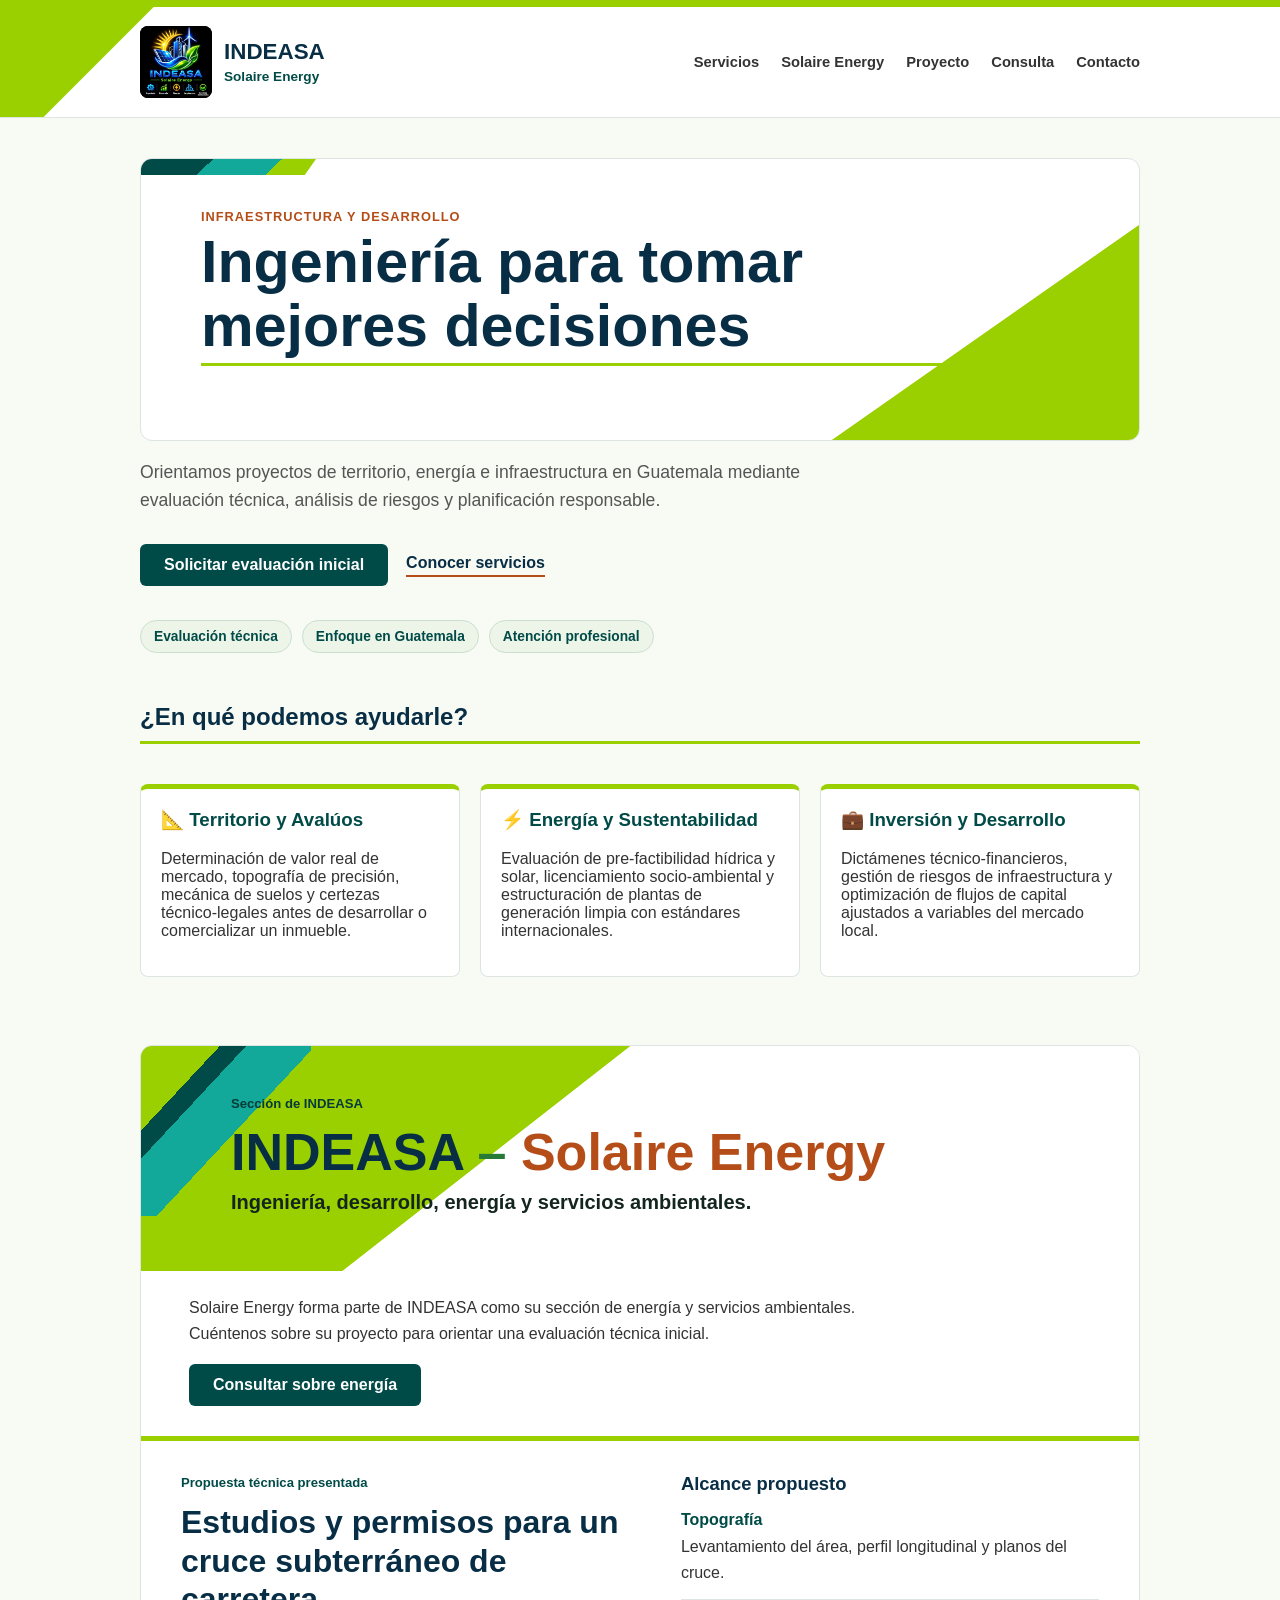
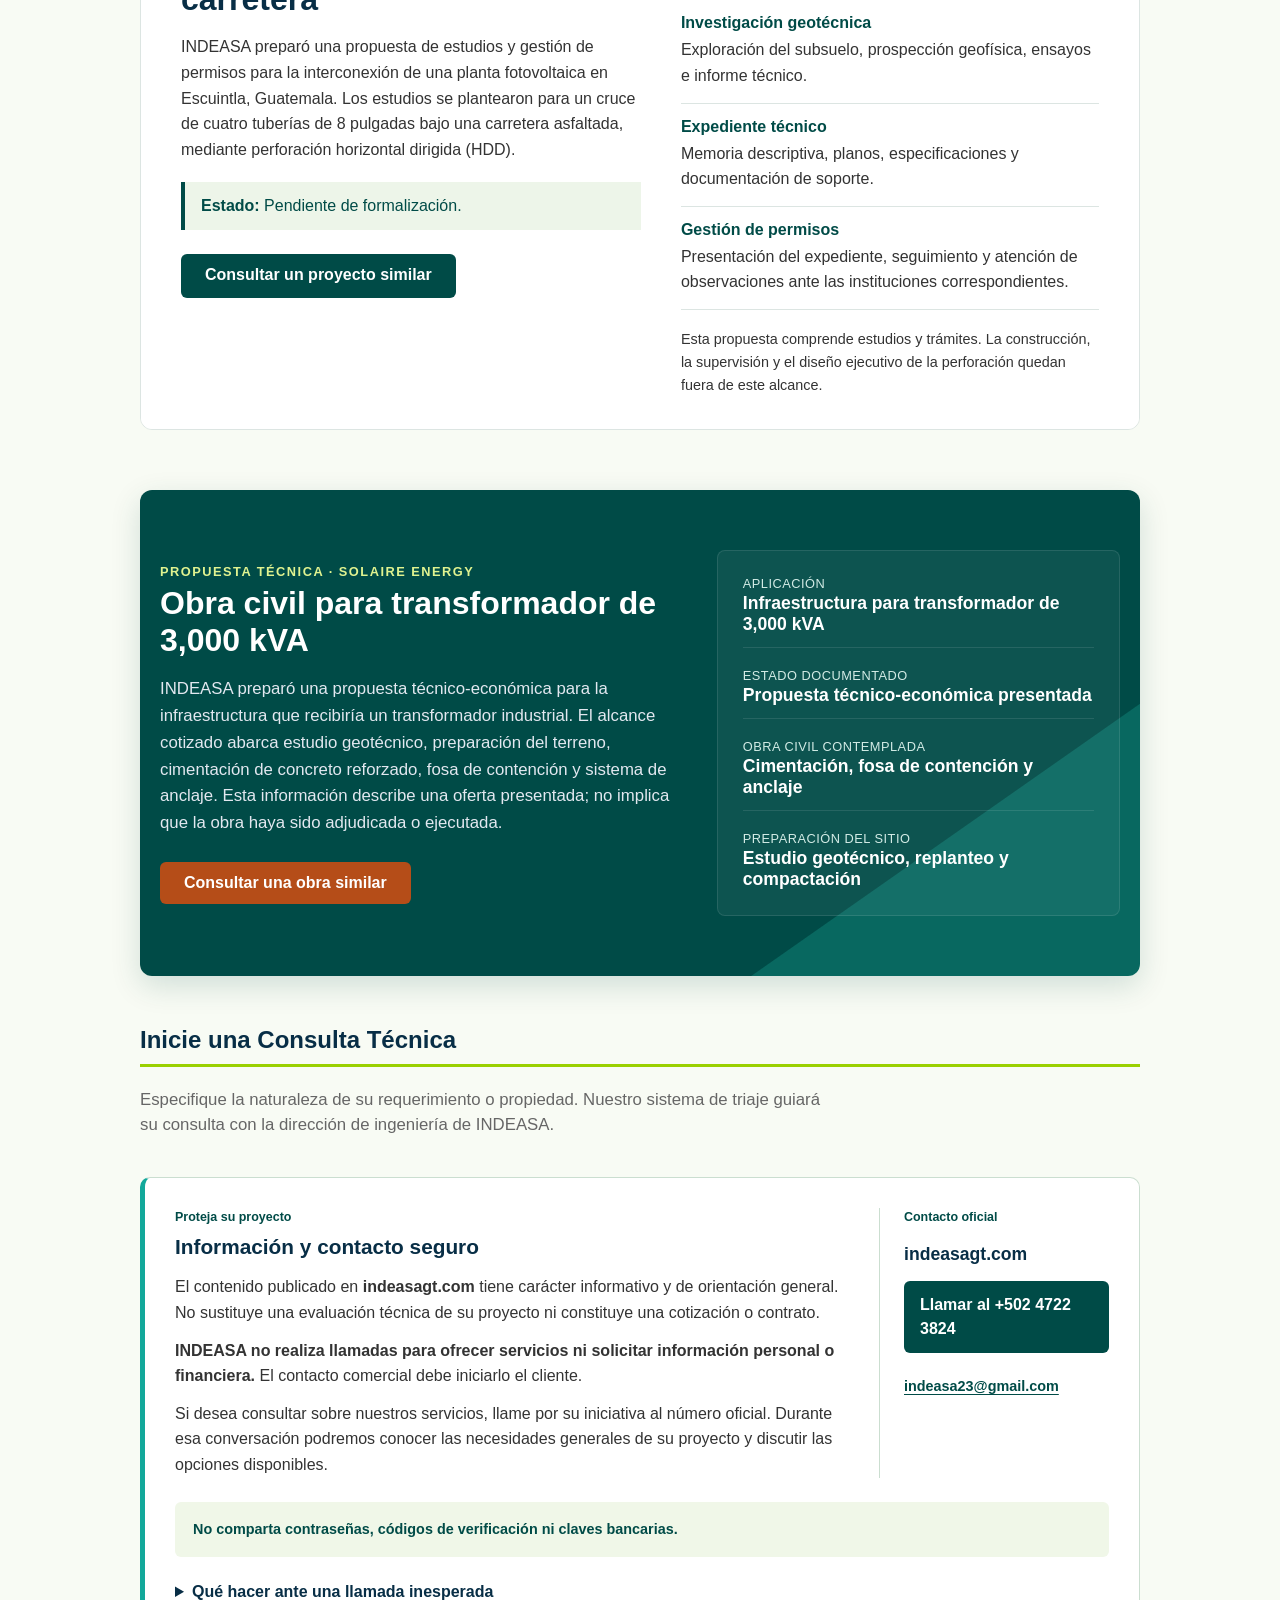
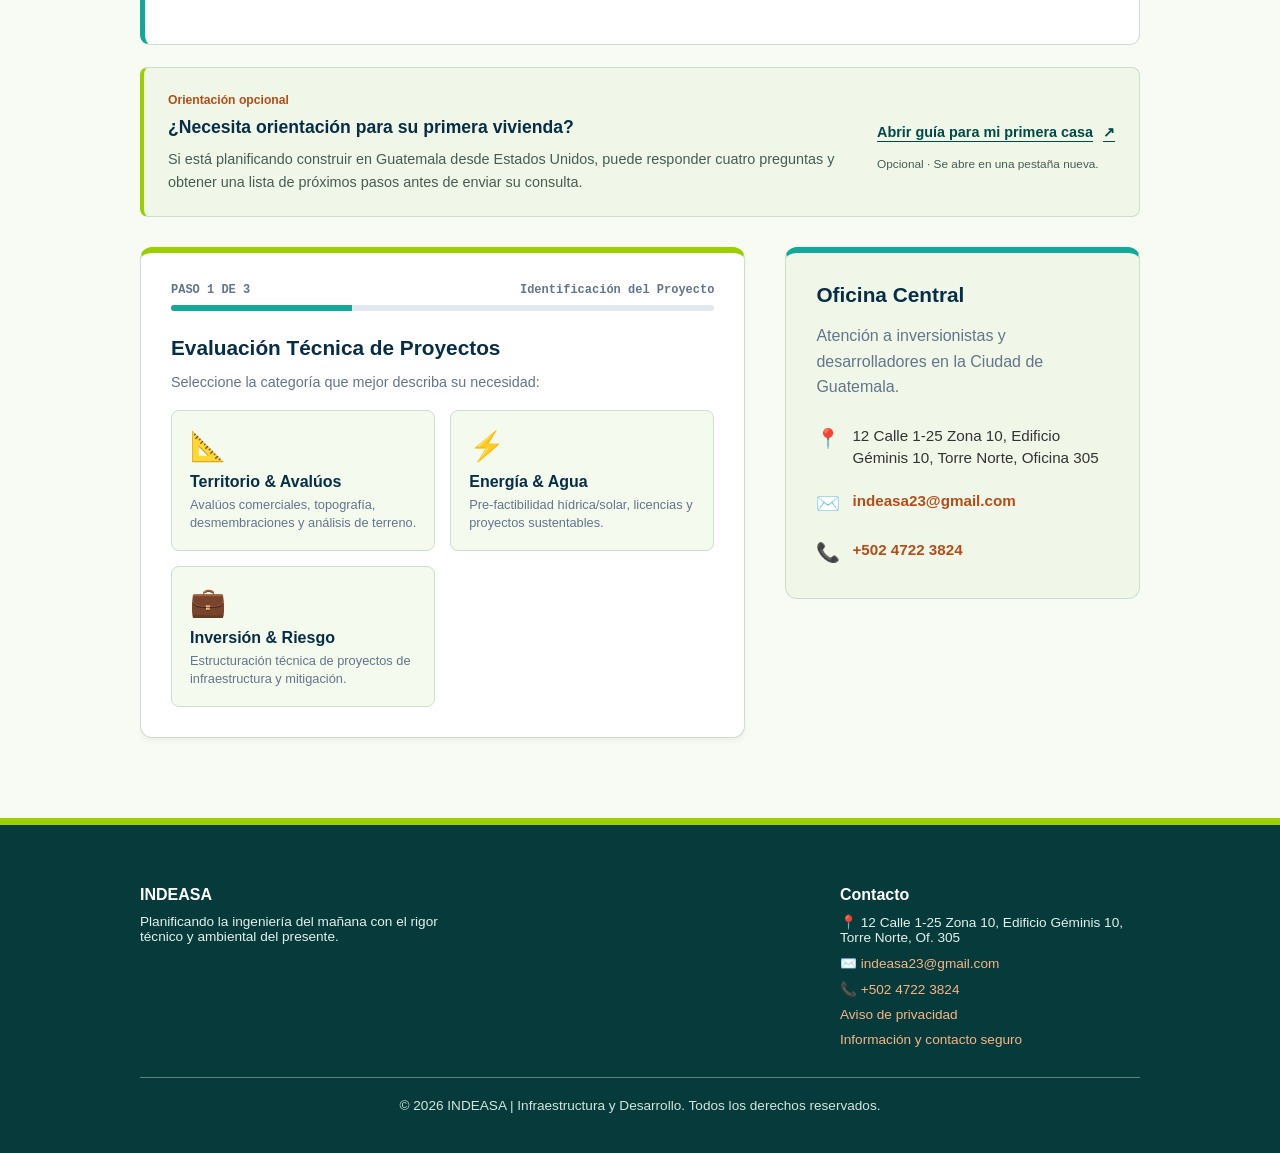
<file: index.html>
<!DOCTYPE html>
<html lang="es">
<head>
    <meta charset="UTF-8">
    <meta name="viewport" content="width=device-width, initial-scale=1.0">
    <title>INDEASA | Infraestructura y Desarrollo</title>
    <meta name="description" content="INDEASA brinda asesoría técnica en territorio, avalúos, energía, agua e inversión en infraestructura para proyectos en Guatemala.">
    <link rel="canonical" href="https://indeasagt.com/">
    <meta property="og:type" content="website">
    <meta property="og:locale" content="es_GT">
    <meta property="og:title" content="INDEASA | Infraestructura y Desarrollo">
    <meta property="og:description" content="Evaluación técnica para proyectos de territorio, energía e infraestructura en Guatemala.">
    <meta property="og:url" content="https://indeasagt.com/">
    <meta name="twitter:card" content="summary">
    <link rel="stylesheet" href="css/variables.css">
    <link rel="stylesheet" href="css/style.css">
    <script type="application/ld+json">
    {
      "@context": "https://schema.org",
      "@type": "ProfessionalService",
      "name": "INDEASA",
      "url": "https://indeasagt.com/",
      "email": "indeasa23@gmail.com",
      "telephone": "+50247223824",
      "description": "Asesoría técnica en infraestructura, territorio, energía y evaluación de riesgos en Guatemala.",
      "address": {
        "@type": "PostalAddress",
        "streetAddress": "12 Calle 1-25 Zona 10, Edificio Géminis 10, Torre Norte, Oficina 305",
        "addressLocality": "Ciudad de Guatemala",
        "addressCountry": "GT"
      }
    }
    </script>
</head>
<body>
    <a class="skip-link" href="#contenido-principal">Saltar al contenido principal</a>

    <header class="main-header">
        <div class="container header-wrapper">
            <a class="logo-container" href="#inicio" aria-label="INDEASA – Solaire Energy, inicio">
                <span class="site-logo-frame">
                    <img class="site-logo" src="assets/indeasa-logo-original.png" alt="Logo de INDEASA – Solaire Energy" width="550" height="548" decoding="async">
                </span>
                <span class="logo-copy" aria-hidden="true">
                    <strong class="logo-name">INDEASA</strong>
                    <span class="logo-unit">Solaire Energy</span>
                </span>
            </a>
            <nav class="main-nav" aria-label="Navegación principal">
                <a href="#servicios">Servicios</a>
                <a href="#solaire-energy">Solaire Energy</a>
                <a href="#proyecto">Proyecto</a>
                <a href="#consulta-tecnica">Consulta</a>
                <a href="mailto:indeasa23@gmail.com">Contacto</a>
            </nav>
        </div>
    </header>

    <main id="contenido-principal" class="container hero-section">
        
        <div id="inicio">
            <span class="hero-tag">Infraestructura y desarrollo</span>
            <h1 class="hero-title">Ingeniería para tomar mejores decisiones</h1>
        </div>

        <p class="hero-text">
            Orientamos proyectos de territorio, energía e infraestructura en Guatemala mediante evaluación técnica, análisis de riesgos y planificación responsable.
        </p>

        <div class="hero-actions">
            <a href="#consulta-tecnica" class="btn-primary">Solicitar evaluación inicial</a>
            <a href="#servicios" class="btn-text">Conocer servicios</a>
        </div>

        <div class="trust-strip" aria-label="Principios de atención">
            <span>Evaluación técnica</span>
            <span>Enfoque en Guatemala</span>
            <span>Atención profesional</span>
        </div>
        
        <h2 id="servicios" class="section-title">¿En qué podemos ayudarle?</h2>
        <div class="service-grid">
            
            <div class="service-card">
                <h3>📐 Territorio y Avalúos</h3>
                <p>Determinación de valor real de mercado, topografía de precisión, mecánica de suelos y certezas técnico-legales antes de desarrollar o comercializar un inmueble.</p>
            </div>
            
            <div class="service-card">
                <h3>⚡ Energía y Sustentabilidad</h3>
                <p>Evaluación de pre-factibilidad hídrica y solar, licenciamiento socio-ambiental y estructuración de plantas de generación limpia con estándares internacionales.</p>
            </div>
            
            <div class="service-card">
                <h3>💼 Inversión y Desarrollo</h3>
                <p>Dictámenes técnico-financieros, gestión de riesgos de infraestructura y optimización de flujos de capital ajustados a variables del mercado local.</p>
            </div>
            
        </div>

        <section id="solaire-energy" class="solaire-section" aria-labelledby="solaire-title">
            <div class="solaire-cover">
                <div class="solaire-stripes" aria-hidden="true"></div>
                <div class="solaire-content">
                    <span class="solaire-eyebrow">Sección de INDEASA</span>
                    <h2 id="solaire-title" class="solaire-title"><span>INDEASA</span> <span class="solaire-dash">–</span> <span class="solaire-name">Solaire Energy</span></h2>
                    <p>Ingeniería, desarrollo, energía y servicios ambientales.</p>
                </div>
            </div>
            <div class="solaire-intro">
                <p>Solaire Energy forma parte de INDEASA como su sección de energía y servicios ambientales. Cuéntenos sobre su proyecto para orientar una evaluación técnica inicial.</p>
                <a href="#consulta-tecnica" class="btn-primary">Consultar sobre energía</a>
            </div>

            <article id="propuesta-cruce-carretera" class="technical-proposal" aria-labelledby="crossing-proposal-title">
                <div class="proposal-summary">
                    <span class="proposal-eyebrow">Propuesta técnica presentada</span>
                    <h3 id="crossing-proposal-title" class="proposal-title">Estudios y permisos para un cruce subterráneo de carretera</h3>
                    <p class="proposal-description">INDEASA preparó una propuesta de estudios y gestión de permisos para la interconexión de una planta fotovoltaica en Escuintla, Guatemala. Los estudios se plantearon para un cruce de cuatro tuberías de 8 pulgadas bajo una carretera asfaltada, mediante perforación horizontal dirigida (HDD).</p>
                    <p class="proposal-status"><strong>Estado:</strong> Pendiente de formalización.</p>
                    <a href="#consulta-tecnica" class="btn-primary proposal-link">Consultar un proyecto similar</a>
                </div>
                <div class="proposal-scope">
                    <h4 class="proposal-scope-title">Alcance propuesto</h4>
                    <dl class="proposal-deliverables">
                        <div>
                            <dt>Topografía</dt>
                            <dd>Levantamiento del área, perfil longitudinal y planos del cruce.</dd>
                        </div>
                        <div>
                            <dt>Investigación geotécnica</dt>
                            <dd>Exploración del subsuelo, prospección geofísica, ensayos e informe técnico.</dd>
                        </div>
                        <div>
                            <dt>Expediente técnico</dt>
                            <dd>Memoria descriptiva, planos, especificaciones y documentación de soporte.</dd>
                        </div>
                        <div>
                            <dt>Gestión de permisos</dt>
                            <dd>Presentación del expediente, seguimiento y atención de observaciones ante las instituciones correspondientes.</dd>
                        </div>
                    </dl>
                    <p class="proposal-scope-note">Esta propuesta comprende estudios y trámites. La construcción, la supervisión y el diseño ejecutivo de la perforación quedan fuera de este alcance.</p>
                </div>
            </article>
        </section>

        <section id="proyecto" class="featured-project-section">
            <div class="container project-layout">
                
                <div class="project-info">
                    <span class="project-tag">Propuesta técnica · Solaire Energy</span>
                    <h2 class="project-title">Obra civil para transformador de 3,000 kVA</h2>
                    <p class="project-description">
                        INDEASA preparó una propuesta técnico-económica para la infraestructura que recibiría un transformador industrial. El alcance cotizado abarca estudio geotécnico, preparación del terreno, cimentación de concreto reforzado, fosa de contención y sistema de anclaje. Esta información describe una oferta presentada; no implica que la obra haya sido adjudicada o ejecutada.
                    </p>
                    <a href="#consulta-tecnica" class="btn-secondary">
                        Consultar una obra similar
                    </a>
                </div>

                <div class="project-specs">
                    <div class="spec-item">
                        <span class="spec-label">Aplicación</span>
                        <span class="spec-value">Infraestructura para transformador de 3,000 kVA</span>
                    </div>
                    <div class="spec-item">
                        <span class="spec-label">Estado documentado</span>
                        <span class="spec-value">Propuesta técnico-económica presentada</span>
                    </div>
                    <div class="spec-item">
                        <span class="spec-label">Obra civil contemplada</span>
                        <span class="spec-value">Cimentación, fosa de contención y anclaje</span>
                    </div>
                    <div class="spec-item">
                        <span class="spec-label">Preparación del sitio</span>
                        <span class="spec-value">Estudio geotécnico, replanteo y compactación</span>
                    </div>
                </div>

            </div>
        </section>

        <!-- Sección de Triaje / Consulta Técnica Interactiva (Wizard) -->
        <section id="consulta-tecnica" class="contact-section wizard-section">
            <h2 class="section-title">Inicie una Consulta Técnica</h2>
            <p class="contact-subtitle">
                Especifique la naturaleza de su requerimiento o propiedad. Nuestro sistema de triaje guiará su consulta con la dirección de ingeniería de INDEASA.
            </p>

            <aside id="contacto-seguro" class="safe-contact-notice" aria-labelledby="safe-contact-title">
                <div class="safe-contact-layout">
                    <div class="safe-contact-copy">
                        <span class="safe-contact-label">Proteja su proyecto</span>
                        <h3 id="safe-contact-title">Información y contacto seguro</h3>
                        <p>El contenido publicado en <strong>indeasagt.com</strong> tiene carácter informativo y de orientación general. No sustituye una evaluación técnica de su proyecto ni constituye una cotización o contrato.</p>
                        <p><strong>INDEASA no realiza llamadas para ofrecer servicios ni solicitar información personal o financiera.</strong> El contacto comercial debe iniciarlo el cliente.</p>
                        <p>Si desea consultar sobre nuestros servicios, llame por su iniciativa al número oficial. Durante esa conversación podremos conocer las necesidades generales de su proyecto y discutir las opciones disponibles.</p>
                    </div>
                    <div class="safe-contact-action">
                        <span class="safe-contact-label">Contacto oficial</span>
                        <span class="safe-contact-domain">indeasagt.com</span>
                        <a class="btn-primary safe-contact-call" href="tel:+50247223824">Llamar al +502 4722 3824</a>
                        <a class="safe-contact-email" href="mailto:indeasa23@gmail.com">indeasa23@gmail.com</a>
                    </div>
                </div>
                <p class="safe-contact-reminder"><strong>No comparta contraseñas, códigos de verificación ni claves bancarias.</strong></p>
                <details class="safe-contact-details">
                    <summary>Qué hacer ante una llamada inesperada</summary>
                    <p>Si recibe una llamada inesperada de alguien que dice representar a INDEASA para ofrecerle servicios, pedirle información o solicitar un pago, termine la llamada y verifique directamente con nosotros utilizando el número publicado en este sitio.</p>
                </details>
            </aside>

            <aside class="client-guide-access" aria-labelledby="client-guide-title">
                <div class="client-guide-copy">
                    <span class="client-guide-label">Orientación opcional</span>
                    <h3 id="client-guide-title">¿Necesita orientación para su primera vivienda?</h3>
                    <p>Si está planificando construir en Guatemala desde Estados Unidos, puede responder cuatro preguntas y obtener una lista de próximos pasos antes de enviar su consulta.</p>
                </div>
                <div class="client-guide-action">
                    <a class="client-guide-link" href="https://indeasa-guia-primera-casa.redox32.chatgpt.site" target="_blank" rel="noopener noreferrer" aria-describedby="client-guide-note">
                        Abrir guía para mi primera casa <span aria-hidden="true">↗</span>
                    </a>
                    <small id="client-guide-note">Opcional · Se abre en una pestaña nueva.</small>
                </div>
            </aside>

            <div class="contact-layout">
                
                <!-- Wizard Interactivo -->
                <div class="wizard-card">
                    
                    <!-- Encabezado y Barra de Progresión -->
                    <div class="wizard-header">
                        <div class="wizard-step-indicator">
                            <span id="step-label">PASO 1 DE 3</span>
                            <span id="step-title">Identificación del Proyecto</span>
                        </div>
                        <div class="wizard-progress-bar">
                            <div id="progress-fill" class="progress-fill"></div>
                        </div>
                    </div>

                    <!-- PASO 1: Selección de Categoría -->
                    <div id="step-1" class="wizard-step active">
                        <h3 class="wizard-heading">Evaluación Técnica de Proyectos</h3>
                        <p class="wizard-subheading">Seleccione la categoría que mejor describa su necesidad:</p>
                        
                        <div class="wizard-grid">
                            <button type="button" class="category-card" onclick="selectCategory('land')">
                                <div class="category-icon">📐</div>
                                <h4>Territorio & Avalúos</h4>
                                <p>Avalúos comerciales, topografía, desmembraciones y análisis de terreno.</p>
                            </button>

                            <button type="button" class="category-card" onclick="selectCategory('energy')">
                                <div class="category-icon">⚡</div>
                                <h4>Energía & Agua</h4>
                                <p>Pre-factibilidad hídrica/solar, licencias y proyectos sustentables.</p>
                            </button>

                            <button type="button" class="category-card" onclick="selectCategory('investment')">
                                <div class="category-icon">💼</div>
                                <h4>Inversión & Riesgo</h4>
                                <p>Estructuración técnica de proyectos de infraestructura y mitigación.</p>
                            </button>
                        </div>
                    </div>

                    <!-- PASO 2: Parámetros del Proyecto -->
                    <div id="step-2" class="wizard-step">
                        <h3 class="wizard-heading">Parámetros del Proyecto</h3>
                        <p class="wizard-subheading">Aporte detalles clave para orientar la factibilidad inicial:</p>

                        <div class="form-group">
                            <label for="location" class="form-label">Ubicación del Inmueble o Recurso</label>
                            <input type="text" id="location" class="form-input" placeholder="Ej. Alta Verapaz, Escuintla, Zona 10 Guatemala..." />
                        </div>

                        <div class="form-group">
                            <label for="stage" class="form-label">Etapa Actual del Proyecto</label>
                            <select id="stage" class="form-select">
                                <option value="initial">Idea o Inmueble Identificado</option>
                                <option value="acquisition">En Proceso de Adquisición / Inversión</option>
                                <option value="planning">Fase de Estudios Preliminares</option>
                                <option value="permits">Revisión Técnica / Licencias</option>
                            </select>
                        </div>

                        <div class="form-group">
                            <label for="details" class="form-label">Descripción Breve o Requerimiento</label>
                            <textarea id="details" rows="3" class="form-textarea" placeholder="Describa brevemente el alcance de su proyecto..."></textarea>
                        </div>

                        <div class="wizard-actions">
                            <button type="button" class="btn-secondary" onclick="goToStep(1)">← Volver</button>
                            <button type="button" class="btn-primary" onclick="goToStep(3)">Continuar →</button>
                        </div>
                    </div>

                    <!-- PASO 3: Datos de Contacto y Envío -->
                    <div id="step-3" class="wizard-step">
                        <h3 class="wizard-heading">Contacto Profesional</h3>
                        <p class="wizard-subheading">Conectaremos estos datos con la agenda técnica de INDEASA.</p>

                        <div id="diagnostic-box" class="diagnostic-box">
                            <!-- Diagnóstico dinámico rellenado con JS -->
                        </div>

                        <form id="wizard-form" name="technical-inquiry" method="POST" data-netlify="true" netlify-honeypot="bot-field" onsubmit="handleFormSubmit(event)">
                            <input type="hidden" name="form-name" value="technical-inquiry">
                            <input type="hidden" id="formCategory" name="category">
                            <input type="hidden" id="formLocation" name="location">
                            <input type="hidden" id="formStage" name="stage">
                            <input type="hidden" id="formDetails" name="details">
                            <p class="form-honeypot" aria-hidden="true">
                                <label>No llene este campo: <input name="bot-field" tabindex="-1" autocomplete="off"></label>
                            </p>
                            <div class="form-group">
                                <label for="clientName" class="form-label">Nombre Completo</label>
                                <input type="text" id="clientName" name="name" class="form-input" required autocomplete="name" placeholder="Ej. Ing. Carlos Fuentes" />
                            </div>

                            <div class="form-grid">
                                <div class="form-group">
                                    <label for="clientEmail" class="form-label">Correo Electrónico</label>
                                    <input type="email" id="clientEmail" name="email" class="form-input" required autocomplete="email" placeholder="correo@empresa.com" />
                                </div>

                                <div class="form-group">
                                    <label for="clientPhone" class="form-label">Teléfono / WhatsApp</label>
                                    <input type="tel" id="clientPhone" name="phone" class="form-input" required autocomplete="tel" placeholder="+502 5555-5555" />
                                </div>
                            </div>

                            <div class="form-consent">
                                <input type="checkbox" id="privacyConsent" name="privacy-consent" value="accepted" required>
                                <label for="privacyConsent">Autorizo a INDEASA a utilizar estos datos únicamente para responder a mi solicitud, según el <a href="privacidad.html" target="_blank" rel="noopener">aviso de privacidad</a>.</label>
                            </div>

                            <p id="form-status" class="form-status" role="alert" aria-live="polite"></p>

                            <div class="wizard-actions">
                                <button type="button" class="btn-secondary" onclick="goToStep(2)">← Volver</button>
                                <button id="submit-button" type="submit" class="btn-primary" style="border: none;">Solicitar Diagnóstico Técnico</button>
                            </div>
                        </form>
                    </div>

                    <!-- PASO 4: Confirmación Final -->
                    <div id="step-4" class="wizard-step text-center">
                        <div class="success-icon">✓</div>
                        <h3 class="wizard-heading">Solicitud Recibida</h3>
                        <p class="wizard-subheading">Hemos registrado los parámetros de su proyecto para revisión. Para conversar sobre las opciones disponibles, inicie usted la llamada al <a href="tel:+50247223824">+502 4722 3824</a>. INDEASA no realiza llamadas para ofrecer servicios ni solicitar información personal o financiera.</p>
                        <button type="button" class="btn-secondary" onclick="resetWizard()">Realizar otra consulta técnica</button>
                    </div>

                </div>

                <!-- Tarjeta de Información de Contacto Directo -->
                <div class="contact-info-card">
                    <h3 class="info-card-title">Oficina Central</h3>
                    <p class="info-card-text">
                        Atención a inversionistas y desarrolladores en la Ciudad de Guatemala.
                    </p>
                    <div class="info-details">
                        <div class="info-item">
                            <span class="info-icon">📍</span>
                            <span>12 Calle 1-25 Zona 10, Edificio Géminis 10, Torre Norte, Oficina 305</span>
                        </div>
                        <div class="info-item">
                            <span class="info-icon">✉️</span>
                            <a href="mailto:indeasa23@gmail.com" class="info-link">indeasa23@gmail.com</a>
                        </div>
                        <div class="info-item">
                            <span class="info-icon">📞</span>
                            <a href="tel:+50247223824" class="info-link">+502 4722 3824</a>
                        </div>
                    </div>
                </div>

            </div>
        </section>
    </main> <!-- Cierre del main container -->

    <footer class="main-footer">
        <div class="container footer-wrapper">
            <div class="footer-grid">
                <div class="footer-col">
                    <h4>INDEASA</h4>
                    <p>Planificando la ingeniería del mañana con el rigor técnico y ambiental del presente.</p>
                </div>
                <div class="footer-col">
                    <h4>Contacto</h4>
                    <p>📍 12 Calle 1-25 Zona 10, Edificio Géminis 10, Torre Norte, Of. 305</p>
                    <p>✉️ <a href="mailto:indeasa23@gmail.com" class="footer-link">indeasa23@gmail.com</a></p>
                    <p>📞 <a href="tel:+50247223824" class="footer-link">+502 4722 3824</a></p>
                    <p><a href="privacidad.html" class="footer-link">Aviso de privacidad</a></p>
                    <p><a href="#contacto-seguro" class="footer-link">Información y contacto seguro</a></p>
                </div>
            </div>
            <div class="footer-bottom">
                © 2026 INDEASA | Infraestructura y Desarrollo. Todos los derechos reservados.
            </div>
        </div>
    </footer>

    <!-- Script de Interactividad del Wizard -->
    <script src="js/wizard.js"></script>
</body>
</html>
</file>
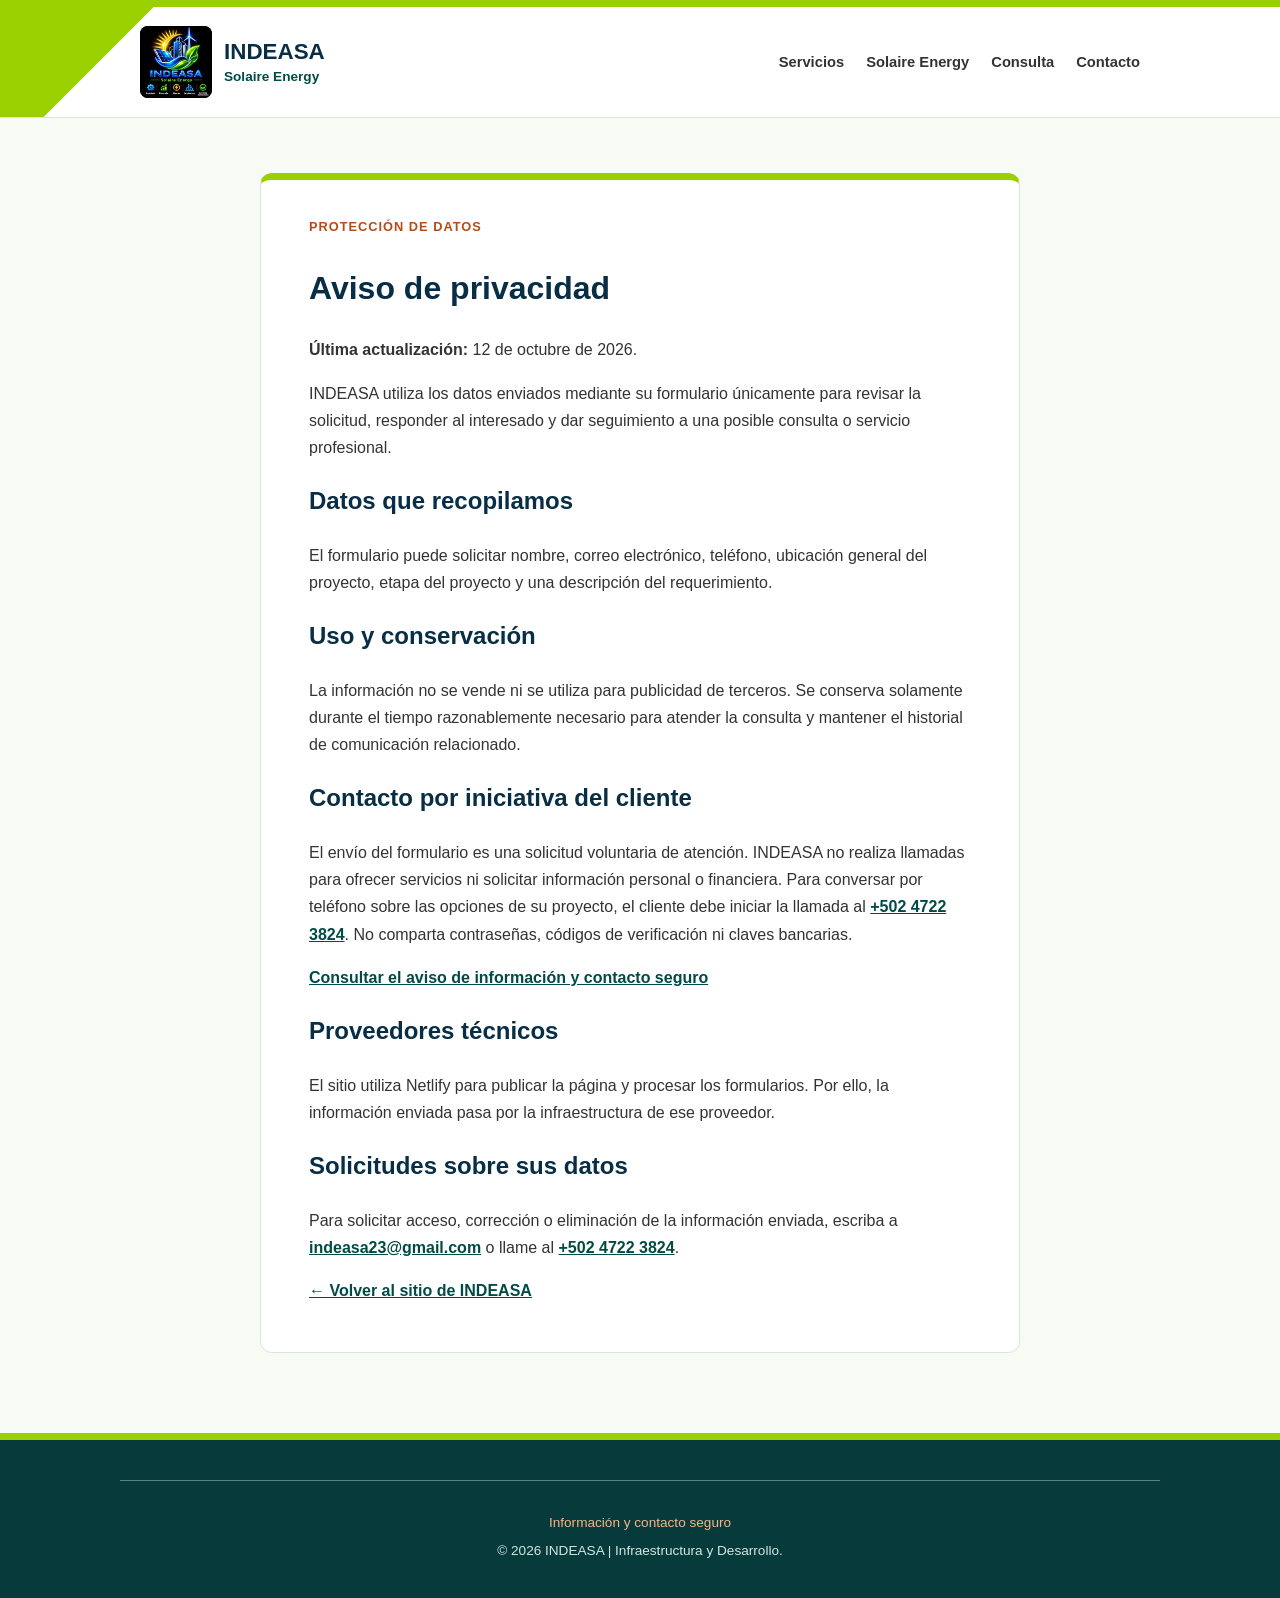
<file: privacidad.html>
<!DOCTYPE html>
<html lang="es">
<head>
    <meta charset="UTF-8">
    <meta name="viewport" content="width=device-width, initial-scale=1.0">
    <title>Aviso de privacidad | INDEASA</title>
    <meta name="description" content="Información sobre el tratamiento de datos enviados a través del formulario de INDEASA.">
    <link rel="canonical" href="https://indeasagt.com/privacidad.html">
    <link rel="stylesheet" href="css/variables.css">
    <link rel="stylesheet" href="css/style.css">
</head>
<body>
    <a class="skip-link" href="#contenido-principal">Saltar al contenido principal</a>
    <header class="main-header">
        <div class="container header-wrapper">
            <a class="logo-container" href="index.html" aria-label="INDEASA – Solaire Energy, inicio">
                <span class="site-logo-frame">
                    <img class="site-logo" src="assets/indeasa-logo-original.png" alt="Logo de INDEASA – Solaire Energy" width="550" height="548" decoding="async">
                </span>
                <span class="logo-copy" aria-hidden="true">
                    <strong class="logo-name">INDEASA</strong>
                    <span class="logo-unit">Solaire Energy</span>
                </span>
            </a>
            <nav class="main-nav" aria-label="Navegación principal">
                <a href="index.html#servicios">Servicios</a>
                <a href="index.html#solaire-energy">Solaire Energy</a>
                <a href="index.html#consulta-tecnica">Consulta</a>
                <a href="mailto:indeasa23@gmail.com">Contacto</a>
            </nav>
        </div>
    </header>

    <main id="contenido-principal" class="privacy-page">
        <span class="hero-tag">Protección de datos</span>
        <h1>Aviso de privacidad</h1>
        <p><strong>Última actualización:</strong> 12 de octubre de 2026.</p>

        <p>INDEASA utiliza los datos enviados mediante su formulario únicamente para revisar la solicitud, responder al interesado y dar seguimiento a una posible consulta o servicio profesional.</p>

        <h2>Datos que recopilamos</h2>
        <p>El formulario puede solicitar nombre, correo electrónico, teléfono, ubicación general del proyecto, etapa del proyecto y una descripción del requerimiento.</p>

        <h2>Uso y conservación</h2>
        <p>La información no se vende ni se utiliza para publicidad de terceros. Se conserva solamente durante el tiempo razonablemente necesario para atender la consulta y mantener el historial de comunicación relacionado.</p>

        <h2>Contacto por iniciativa del cliente</h2>
        <p>El envío del formulario es una solicitud voluntaria de atención. INDEASA no realiza llamadas para ofrecer servicios ni solicitar información personal o financiera. Para conversar por teléfono sobre las opciones de su proyecto, el cliente debe iniciar la llamada al <a href="tel:+50247223824">+502 4722 3824</a>. No comparta contraseñas, códigos de verificación ni claves bancarias.</p>
        <p><a href="index.html#contacto-seguro">Consultar el aviso de información y contacto seguro</a></p>

        <h2>Proveedores técnicos</h2>
        <p>El sitio utiliza Netlify para publicar la página y procesar los formularios. Por ello, la información enviada pasa por la infraestructura de ese proveedor.</p>

        <h2>Solicitudes sobre sus datos</h2>
        <p>Para solicitar acceso, corrección o eliminación de la información enviada, escriba a <a href="mailto:indeasa23@gmail.com">indeasa23@gmail.com</a> o llame al <a href="tel:+50247223824">+502 4722 3824</a>.</p>

        <p><a href="index.html">← Volver al sitio de INDEASA</a></p>
    </main>

    <footer class="main-footer">
        <div class="container footer-bottom">
            <p><a href="index.html#contacto-seguro" class="footer-link">Información y contacto seguro</a></p>
            © 2026 INDEASA | Infraestructura y Desarrollo.
        </div>
    </footer>
</body>
</html>
</file>
<file: css/variables.css>
/* 
 * Design System: Proyecto Phoenix - INDEASA
 * Variables globales de identidad visual
 */

:root {
  /* Paleta corporativa INDEASA */
  --color-primary-green: #004b47;    /* Verde profundo de la portada */
  --color-secondary-orange: #b54d18; /* Naranja legible sobre fondos claros */
  --color-brand-blue: #082e46;       /* Azul oscuro del encabezado */
  --color-lime: #9ad000;
  --color-turquoise: #12a89a;
  
  /* Colores de soporte */
  --color-bg-white: #ffffff;
  --color-text-dark: #333333;

  /* Tipografía */
  --font-main: 'Segoe UI', Roboto, Helvetica, Arial, sans-serif;
}
</file>
<file: css/style.css>
/* ==========================================================================
   Estilos Generales y Layout
   ========================================================================== */
body {
  background-color: var(--color-bg-white);
  color: var(--color-text-dark);
  font-family: var(--font-main);
  margin: 0;
  padding: 0;
}

html {
  scroll-behavior: smooth;
}

.skip-link {
  position: absolute;
  left: 16px;
  top: -60px;
  z-index: 100;
  background: var(--color-brand-blue);
  color: white;
  padding: 10px 14px;
  border-radius: 6px;
}

.skip-link:focus {
  top: 10px;
}

.container {
  max-width: 1000px;
  margin: 0 auto;
  padding: 0 20px;
}

/* ==========================================================================
   Componente: Header (Navegación)
   ========================================================================== */
.main-header {
  background-color: var(--color-bg-white);
  border-bottom: 1px solid #eee;
  padding: 15px 0;
}

.header-wrapper {
  display: flex;
  justify-content: space-between;
  align-items: center;
  gap: 24px;
}

.logo-container {
  display: flex;
  align-items: center;
  gap: 12px;
  flex-shrink: 0;
  max-width: 100%;
  min-height: 44px;
  padding: 4px 0;
  box-sizing: border-box;
  background-color: var(--color-bg-white);
  text-decoration: none;
}

.site-logo-frame {
  position: relative;
  display: block;
  width: 72px;
  height: 72px;
  flex-shrink: 0;
  overflow: hidden;
  border-radius: 8px;
  background: #000;
}

/* Mostrar la imagen completa, conservando sus proporciones. */
.site-logo {
  display: block;
  width: 100%;
  height: 100%;
  object-fit: contain;
}

.logo-copy { display: flex; flex-direction: column; gap: 4px; }
.logo-name { color: var(--color-brand-blue); font-size: 1.4rem; line-height: 1.1; }
.logo-unit { color: var(--color-primary-green); font-size: 0.85rem; font-weight: 650; }

.main-nav {
  display: flex;
  align-items: center;
  gap: 22px;
}

.main-nav a {
  color: var(--color-text-dark);
  font-size: 0.92rem;
  font-weight: 650;
  text-decoration: none;
}

.main-nav a:hover,
.main-nav a:focus-visible {
  color: var(--color-primary-green);
}

/* ==========================================================================
   Componente: Hero (Contenido de Introducción)
   ========================================================================== */
.hero-section {
  margin-top: 40px;
  margin-bottom: 60px;
}

.hero-tag {
  color: var(--color-secondary-orange);
  font-weight: bold;
  font-size: 0.8rem;
  text-transform: uppercase;
  letter-spacing: 1px;
}

.hero-title {
  color: var(--color-brand-blue);
  margin-top: 5px;
  border-bottom: 3px solid var(--color-primary-green);
  padding-bottom: 5px;
  display: inline-block;
  max-width: 760px;
  font-size: clamp(2rem, 5vw, 3.7rem);
  line-height: 1.08;
}

.hero-text {
  font-size: 1.1rem;
  line-height: 1.6;
  color: #555;
  max-width: 700px;
  margin-bottom: 30px;
}

.hero-actions {
  display: flex;
  align-items: center;
  flex-wrap: wrap;
  gap: 18px;
}

.btn-text {
  color: var(--color-brand-blue);
  font-weight: 700;
  text-decoration: none;
  border-bottom: 2px solid var(--color-secondary-orange);
  padding-bottom: 3px;
}

.trust-strip {
  display: flex;
  flex-wrap: wrap;
  gap: 10px;
  margin: 34px 0 10px;
}

.trust-strip span {
  background: #f5f7fb;
  border: 1px solid #e2e8f0;
  color: #475569;
  border-radius: 999px;
  padding: 8px 13px;
  font-size: 0.86rem;
  font-weight: 650;
}

a:focus-visible,
button:focus-visible,
input:focus-visible,
select:focus-visible,
textarea:focus-visible {
  outline: 3px solid rgba(243, 115, 33, 0.45);
  outline-offset: 3px;
}

#servicios,
#solaire-energy,
#proyecto,
#consulta-tecnica {
  scroll-margin-top: 90px;
}

/* Encabezado de Solaire Energy inspirado en la portada de documentos de INDEASA. */
.solaire-section {
  margin: 48px 0 60px;
  border: 1px solid #dce5e2;
  border-radius: 12px;
  overflow: hidden;
}

.solaire-cover {
  position: relative;
  isolation: isolate;
  background: linear-gradient(142deg, #9ad000 0 38%, #fff 38.1%);
  min-height: 225px;
  padding: 50px clamp(24px, 9vw, 90px) 32px;
  box-sizing: border-box;
}

.solaire-stripes {
  position: absolute;
  z-index: -1;
  top: 0;
  left: 0;
  width: 170px;
  height: 170px;
  background: linear-gradient(133deg, transparent 0 24%, #004b47 24% 32%, #12a89a 32% 53%, transparent 53%);
}

.solaire-content { position: relative; }

.solaire-eyebrow {
  display: block;
  color: #063b37;
  font-size: .82rem;
  font-weight: 700;
  margin-bottom: 12px;
}

.solaire-title {
  color: #082e46;
  font-size: clamp(1.75rem, 4.5vw, 3.25rem);
  line-height: 1.15;
  margin: 0 0 8px;
}

.solaire-dash { color: #287b36; }
.solaire-name { color: #b54d18; }

.solaire-content p {
  color: #14251f;
  font-size: clamp(1rem, 2.1vw, 1.25rem);
  font-weight: 700;
  margin: 0;
}

.solaire-intro {
  background: #fff;
  padding: 24px clamp(24px, 5vw, 48px) 30px;
}

.solaire-intro p {
  max-width: 740px;
  line-height: 1.6;
  margin: 0 0 18px;
}

@media (max-width: 560px) {
  .solaire-cover {
    background: linear-gradient(145deg, #9ad000 0 52%, #fff 52.1%);
    padding-top: 72px;
  }
  .solaire-stripes { width: 110px; height: 110px; }
}

/* ==========================================================================
   Componente: Botones
   ========================================================================== */
.btn-primary {
  background-color: var(--color-primary-green);
  color: white;
  padding: 12px 24px;
  border: none;
  border-radius: 6px;
  cursor: pointer;
  font-weight: bold;
  text-decoration: none;
  display: inline-block;
  transition: background-color 0.3s ease;
}

.btn-primary:hover {
  background-color: var(--color-brand-blue);
}

.btn-primary:disabled {
  cursor: wait;
  opacity: 0.7;
}

.form-honeypot {
  position: absolute;
  left: -10000px;
  width: 1px;
  height: 1px;
  overflow: hidden;
}

.form-consent {
  display: flex;
  align-items: flex-start;
  gap: 10px;
  margin: 10px 0 18px;
  color: #555;
  font-size: 0.9rem;
  line-height: 1.45;
}

.form-consent input {
  margin-top: 3px;
}

.form-status {
  min-height: 1.4em;
  color: #b42318;
  font-weight: 600;
}

.btn-secondary {
  background-color: var(--color-secondary-orange);
  color: white;
  padding: 12px 24px;
  border: none;
  border-radius: 6px;
  cursor: pointer;
  font-weight: bold;
  text-decoration: none;
  display: inline-block;
  transition: opacity 0.3s ease;
}

.btn-secondary:hover {
  opacity: 0.9;
}

/* ==========================================================================
   Componente: Tarjetas de Servicios (Grid)
   ========================================================================== */
.section-title {
  color: var(--color-brand-blue);
  margin-top: 50px;
  border-bottom: 2px solid #eee;
  padding-bottom: 10px;
}

.service-grid {
  display: grid;
  grid-template-columns: repeat(auto-fit, minmax(250px, 1fr));
  gap: 20px;
  padding: 20px 0;
}

.service-card {
  border: 1px solid #ddd;
  border-radius: 8px;
  padding: 20px;
  transition: transform 0.3s ease, box-shadow 0.3s ease;
  background-color: var(--color-bg-white);
}

.service-card:hover {
  transform: translateY(-5px);
  box-shadow: 0 4px 15px rgba(0, 0, 0, 0.1);
}

.service-card h3 {
  color: var(--color-primary-green);
  margin-top: 0;
}

/* ==========================================================================
   Componente: Sección Proyecto Destacado (Hidroeléctrica)
   ========================================================================== */
.featured-project-section {
  background-color: var(--color-brand-blue);
  color: white;
  padding: 60px 0;
  border-radius: 12px;
  margin-top: 50px;
  margin-bottom: 50px;
  box-shadow: 0 10px 30px rgba(46, 49, 146, 0.15);
}

.project-layout {
  display: flex;
  flex-direction: column;
  gap: 30px;
}

@media (min-width: 768px) {
  .project-layout {
    flex-direction: row;
    align-items: center;
  }
}

.project-info {
  flex: 1.2;
}

.project-specs {
  flex: 0.8;
  background-color: rgba(255, 255, 255, 0.05);
  padding: 25px;
  border-radius: 8px;
  border: 1px solid rgba(255, 255, 255, 0.1);
  display: flex;
  flex-direction: column;
  gap: 20px;
}

.project-tag {
  color: var(--color-secondary-orange);
  font-weight: bold;
  font-size: 0.8rem;
  text-transform: uppercase;
  letter-spacing: 1.5px;
}

.project-title {
  color: white;
  font-size: 2rem;
  margin-top: 5px;
  margin-bottom: 15px;
}

.project-description {
  color: #e2e8f0;
  font-size: 1.05rem;
  line-height: 1.6;
  margin-bottom: 25px;
}

.spec-item {
  border-bottom: 1px solid rgba(255, 255, 255, 0.1);
  padding-bottom: 12px;
}

.spec-item:last-child {
  border-bottom: none;
  padding-bottom: 0;
}

.spec-label {
  display: block;
  font-size: 0.8rem;
  color: #94a3b8;
  text-transform: uppercase;
  letter-spacing: 0.5px;
}

.spec-value {
  font-size: 1.1rem;
  font-weight: bold;
  color: white;
  margin-top: 2px;
  display: block;
}

/* ==========================================================================
   Componente: Sección de Triaje Técnico (Wizard Interactivo)
   ========================================================================== */
.contact-section {
  margin-top: 50px;
  margin-bottom: 80px;
}

.contact-subtitle {
  color: #666;
  font-size: 1.05rem;
  line-height: 1.5;
  margin-top: 10px;
  margin-bottom: 40px;
  max-width: 700px;
}

/* Aviso de información y contacto seguro. */
.safe-contact-notice {
  margin: 0 0 36px;
  padding: clamp(20px, 4vw, 30px);
  background: var(--color-bg-white);
  border: 1px solid #cbded0;
  border-left: 5px solid var(--color-turquoise);
  border-radius: 10px;
  scroll-margin-top: 24px;
  color: var(--color-text-dark);
  line-height: 1.6;
  overflow-wrap: anywhere;
}

.safe-contact-layout {
  display: grid;
  grid-template-columns: minmax(0, 1fr);
  gap: 24px;
}

.safe-contact-copy,
.safe-contact-action { min-width: 0; }

.safe-contact-label {
  display: block;
  color: var(--color-primary-green);
  font-size: 0.78rem;
  font-weight: 700;
}

.safe-contact-copy h3 {
  color: var(--color-brand-blue);
  margin: 5px 0 14px;
  font-size: 1.3rem;
  line-height: 1.3;
}

.safe-contact-copy p { margin: 0 0 12px; }
.safe-contact-copy p:last-child { margin-bottom: 0; }

.safe-contact-action {
  display: flex;
  flex-direction: column;
  align-items: flex-start;
  gap: 12px;
  padding-top: 20px;
  border-top: 1px solid #cbded0;
}

.safe-contact-domain {
  color: var(--color-brand-blue);
  font-size: 1.1rem;
  font-weight: 700;
}

.safe-contact-call {
  max-width: 100%;
  min-height: 44px;
  box-sizing: border-box;
  padding: 12px 16px;
  line-height: 1.5;
}

.safe-contact-email {
  display: inline-flex;
  align-items: center;
  min-height: 44px;
  color: var(--color-primary-green);
  font-size: 0.9rem;
  font-weight: 650;
  text-underline-offset: 3px;
}

.safe-contact-reminder {
  margin: 24px 0 0;
  padding: 16px 18px;
  background: #f0f7e8;
  border-radius: 6px;
  color: var(--color-primary-green);
  font-size: 0.9rem;
}

.safe-contact-details { margin-top: 12px; }
.safe-contact-details summary {
  min-height: 44px;
  box-sizing: border-box;
  padding: 10px 0;
  color: var(--color-brand-blue);
  font-weight: 650;
  cursor: pointer;
}
.safe-contact-details summary:focus-visible {
  outline: 3px solid var(--color-primary-green);
  outline-offset: 3px;
}
.safe-contact-details p { margin: 0 0 8px; }

@media (min-width: 800px) {
  .safe-contact-layout { grid-template-columns: minmax(0, 1fr) 230px; }
  .safe-contact-action {
    padding: 0 0 0 24px;
    border-top: 0;
    border-left: 1px solid #cbded0;
  }
}

.client-guide-access {
  display: flex;
  align-items: center;
  justify-content: space-between;
  flex-wrap: wrap;
  gap: 18px 28px;
  margin: -14px 0 30px;
  padding: 22px 24px;
  background: #f0f7e8;
  border: 1px solid #cbded0;
  border-left: 4px solid var(--color-lime);
  border-radius: 8px;
}

.client-guide-copy {
  flex: 1 1 400px;
  min-width: 0;
}

.client-guide-label {
  color: var(--color-secondary-orange);
  font-size: 0.76rem;
  font-weight: 700;
}

.client-guide-copy h3 {
  color: var(--color-brand-blue);
  margin: 7px 0 8px;
  font-size: 1.1rem;
  line-height: 1.4;
}

.client-guide-copy p {
  color: #475c55;
  margin: 0;
  font-size: 0.9rem;
  line-height: 1.6;
}

.client-guide-action {
  display: flex;
  flex-direction: column;
  align-items: flex-start;
  max-width: 100%;
}

.client-guide-link {
  display: inline-flex;
  align-items: center;
  gap: 10px;
  min-height: 44px;
  color: var(--color-primary-green);
  font-size: 0.9rem;
  font-weight: 700;
  text-underline-offset: 4px;
  line-height: 1.5;
}

.client-guide-link:hover {
  text-decoration-thickness: 2px;
}

.client-guide-action small {
  color: #475c55;
  font-size: 0.74rem;
  line-height: 1.6;
}

@media (max-width: 560px) {
  .client-guide-access {
    padding: 19px 18px;
    gap: 14px;
  }
}

.contact-layout {
  display: flex;
  flex-direction: column;
  gap: 40px;
}

@media (min-width: 768px) {
  .contact-layout {
    flex-direction: row;
    align-items: flex-start;
  }
}

/* Tarjeta Contenedora del Wizard */
.wizard-card {
  flex: 1.3;
  background-color: var(--color-bg-white);
  padding: 30px;
  border-radius: 12px;
  border: 1px solid #e2e8f0;
  box-shadow: 0 4px 6px -1px rgba(0, 0, 0, 0.05);
}

.wizard-step {
  display: none;
}

.wizard-step.active {
  display: block;
}

/* Encabezado y Barra de Progreso */
.wizard-header {
  margin-bottom: 25px;
}

.wizard-step-indicator {
  display: flex;
  justify-content: space-between;
  font-size: 0.75rem;
  color: #64748b;
  font-family: monospace;
  font-weight: bold;
  margin-bottom: 8px;
}

.wizard-progress-bar {
  width: 100%;
  height: 6px;
  background-color: #e2e8f0;
  border-radius: 9999px;
  overflow: hidden;
}

.progress-fill {
  height: 100%;
  width: 33.33%;
  background-color: var(--color-primary-green);
  transition: width 0.3s ease;
}

.wizard-heading {
  color: var(--color-brand-blue);
  font-size: 1.3rem;
  margin-top: 0;
  margin-bottom: 5px;
}

.wizard-subheading {
  color: #64748b;
  font-size: 0.9rem;
  margin-bottom: 20px;
}

/* Tarjetas de Selección de Categoría (Paso 1) */
.wizard-grid {
  display: grid;
  grid-template-columns: repeat(auto-fit, minmax(200px, 1fr));
  gap: 15px;
  margin-top: 15px;
}

.category-card {
  background-color: #f8fafc;
  border: 1px solid #cbd5e1;
  border-radius: 8px;
  padding: 18px;
  text-align: left;
  cursor: pointer;
  transition: all 0.2s ease;
}

.category-card:hover {
  background-color: white;
  border-color: var(--color-primary-green);
  transform: translateY(-2px);
  box-shadow: 0 4px 12px rgba(0, 135, 68, 0.1);
}

.category-card h4 {
  color: var(--color-brand-blue);
  margin: 10px 0 5px 0;
  font-size: 1rem;
}

.category-card p {
  color: #64748b;
  font-size: 0.8rem;
  line-height: 1.4;
  margin: 0;
}

.category-icon {
  font-size: 1.8rem;
}

/* Campos de Formulario (Pasos 2 y 3) */
.form-group {
  margin-bottom: 20px;
}

.form-label {
  display: block;
  font-size: 0.85rem;
  font-weight: 600;
  color: var(--color-text-dark);
  margin-bottom: 8px;
  text-transform: uppercase;
  letter-spacing: 0.5px;
}

.form-input,
.form-select,
.form-textarea {
  width: 100%;
  padding: 12px 16px;
  border: 1px solid #cbd5e1;
  border-radius: 6px;
  font-family: var(--font-main);
  font-size: 0.95rem;
  color: var(--color-text-dark);
  background-color: #f8fafc;
  transition: border-color 0.2s ease, box-shadow 0.2s ease;
  box-sizing: border-box;
}

.form-input:focus,
.form-select:focus,
.form-textarea:focus {
  outline: none;
  border-color: var(--color-primary-green);
  box-shadow: 0 0 0 3px rgba(0, 135, 68, 0.1);
  background-color: white;
}

.form-grid {
  display: grid;
  grid-template-columns: 1fr;
  gap: 20px;
}

@media (min-width: 640px) {
  .form-grid {
    grid-template-columns: 1fr 1fr;
  }
}

/* Cuadro de Diagnóstico Dinámico (Paso 3) */
.diagnostic-box {
  background-color: #f0fdf4;
  border: 1px solid #bbf7d0;
  border-radius: 8px;
  padding: 15px;
  font-size: 0.9rem;
  color: #166534;
  margin-bottom: 20px;
}

/* Botones de Navegación del Wizard */
.wizard-actions {
  display: flex;
  justify-content: space-between;
  align-items: center;
  margin-top: 25px;
  padding-top: 15px;
  border-top: 1px solid #e2e8f0;
}

.success-icon {
  font-size: 3.5rem;
  color: var(--color-primary-green);
  margin-bottom: 15px;
}

.text-center {
  text-align: center;
}

/* Tarjeta de Información Directa (Derecha) */
.contact-info-card {
  flex: 0.7;
  background-color: #f8fafc;
  border: 1px solid #e2e8f0;
  border-radius: 12px;
  padding: 30px;
  box-sizing: border-box;
}

.info-card-title {
  color: var(--color-brand-blue);
  font-size: 1.3rem;
  margin-top: 0;
  margin-bottom: 15px;
}

.info-card-text {
  color: #64748b;
  line-height: 1.6;
  margin-bottom: 25px;
}

.info-details {
  display: flex;
  flex-direction: column;
  gap: 20px;
}

.info-item {
  display: flex;
  align-items: flex-start;
  gap: 12px;
  font-size: 0.95rem;
  line-height: 1.5;
}

.info-icon {
  font-size: 1.2rem;
}

.info-link {
  color: var(--color-secondary-orange);
  text-decoration: none;
  font-weight: bold;
}

.info-link:hover {
  text-decoration: underline;
}

/* ==========================================================================
   Componente: Footer
   ========================================================================== */
.main-footer {
  background-color: #1a1a1a;
  color: #ccc;
  padding: 40px 0;
  font-size: 0.85rem;
  border-top: 4px solid var(--color-primary-green);
}

.footer-wrapper {
  display: flex;
  flex-direction: column;
  gap: 20px;
}

.footer-grid {
  display: flex;
  justify-content: space-between;
  flex-wrap: wrap;
  gap: 20px;
}

.footer-col h4 {
  color: white;
  margin-bottom: 10px;
  font-size: 1rem;
}

.footer-col p {
  max-width: 300px;
  margin: 0 0 10px 0;
}

.footer-link {
  color: var(--color-secondary-orange);
  text-decoration: none;
}

.footer-bottom {
  border-top: 1px solid #333;
  padding-top: 20px;
  text-align: center;
  color: #777;
}

.privacy-page {
  max-width: 760px;
  margin: 55px auto 80px;
  padding: 0 20px;
  line-height: 1.7;
}

.privacy-page h1,
.privacy-page h2 {
  color: var(--color-brand-blue);
}

.privacy-page a {
  color: var(--color-primary-green);
  font-weight: 650;
}

@media (max-width: 720px) {
  .header-wrapper {
    align-items: flex-start;
    flex-direction: column;
    gap: 14px;
  }

  .main-nav {
    width: 100%;
    gap: 12px 18px;
    flex-wrap: wrap;
  }

  .hero-section {
    margin-top: 28px;
  }
}

/* Identidad de la portada INDEASA - Solaire Energy aplicada a todo el sitio. */
body { background: #f8fbf4; }

.main-header {
  background: linear-gradient(135deg, var(--color-lime) 0 11%, #fff 11.1%);
  border-top: 7px solid var(--color-lime);
  border-bottom-color: #dce5e2;
}

#inicio {
  position: relative;
  overflow: hidden;
  padding: 48px clamp(22px, 6vw, 60px) 34px;
  background: linear-gradient(145deg, #fff 0 78%, var(--color-lime) 78.1%);
  border: 1px solid #dce5e2;
  border-radius: 12px;
}

#inicio::before {
  content: "";
  position: absolute;
  top: 0;
  left: 0;
  width: 175px;
  height: 16px;
  background: linear-gradient(110deg, var(--color-primary-green) 0 40%, var(--color-turquoise) 40% 78%, var(--color-lime) 78%);
  transform: skewX(-35deg);
  transform-origin: left top;
}

.hero-title { border-bottom-color: var(--color-lime); }
.section-title { border-bottom: 3px solid var(--color-lime); }

.trust-strip span {
  background: #edf5e9;
  border-color: #cbded0;
  color: var(--color-primary-green);
}

a:focus-visible, button:focus-visible, input:focus-visible,
select:focus-visible, textarea:focus-visible {
  outline: 3px solid var(--color-secondary-orange);
}

.solaire-cover {
  background: linear-gradient(142deg, var(--color-lime) 0 38%, #fff 38.1%);
}
.solaire-stripes {
  background: linear-gradient(133deg, transparent 0 24%, var(--color-primary-green) 24% 32%, var(--color-turquoise) 32% 53%, transparent 53%);
}
.solaire-name { color: var(--color-secondary-orange); }

.service-card {
  border-color: #dce5e2;
  border-top: 5px solid var(--color-lime);
}

.featured-project-section {
  background: linear-gradient(145deg, var(--color-primary-green) 0 77%, #086860 77.1%);
  box-shadow: 0 10px 30px rgba(0, 75, 71, 0.16);
}
.project-tag { color: #e0f390; }
.spec-label { color: #d2ebe5; }

.wizard-card {
  border-color: #cbded0;
  border-top: 6px solid var(--color-lime);
}
.progress-fill { background: var(--color-turquoise); }
.category-card { background: #f5faef; border-color: #cbded0; }

.contact-info-card {
  background: #f0f7e8;
  border-color: #cbded0;
  border-top: 6px solid var(--color-turquoise);
}

.main-footer {
  background: #073b3b;
  color: #e3f0ed;
  border-top: 7px solid var(--color-lime);
}
.footer-link { color: #f7b487; }
.footer-bottom { border-top-color: #5d817c; color: #d2e6e1; }

.privacy-page {
  padding: 32px clamp(20px, 5vw, 48px);
  background: #fff;
  border: 1px solid #dce5e2;
  border-top: 7px solid var(--color-lime);
  border-radius: 12px;
  box-sizing: border-box;
}

@media (max-width: 720px) {
  #inicio { padding-top: 46px; background: #fff; }
  .main-header { background: #fff; }
}

@media (max-width: 560px) {
  .solaire-cover {
    background: linear-gradient(145deg, var(--color-lime) 0 52%, #fff 52.1%);
  }
}

/* Ficha de una propuesta de estudios y permisos de Solaire Energy. */
.technical-proposal {
  display: grid;
  grid-template-columns: minmax(0, 1fr);
  gap: 30px;
  padding: 32px clamp(20px, 4vw, 40px);
  background: var(--color-bg-white);
  border-top: 5px solid var(--color-lime);
  scroll-margin-top: 90px;
}

.proposal-summary,
.proposal-scope {
  min-width: 0;
  overflow-wrap: anywhere;
}

.proposal-eyebrow {
  color: var(--color-primary-green);
  font-size: 0.82rem;
  font-weight: 700;
}

.proposal-title {
  margin: 12px 0 16px;
  color: var(--color-brand-blue);
  font-size: clamp(1.45rem, 3.2vw, 2rem);
  line-height: 1.2;
}

.proposal-description,
.proposal-deliverables dd,
.proposal-scope-note {
  color: var(--color-text-dark);
  line-height: 1.6;
}

.proposal-description { margin: 0 0 20px; }

.proposal-status {
  margin: 0 0 24px;
  padding: 12px 16px;
  background: #edf5e9;
  border-left: 4px solid var(--color-primary-green);
  color: var(--color-primary-green);
  line-height: 1.5;
}

.proposal-link {
  box-sizing: border-box;
  max-width: 100%;
  min-height: 44px;
}

.proposal-scope-title {
  margin: 0 0 16px;
  color: var(--color-brand-blue);
  font-size: 1.15rem;
}

.proposal-deliverables { margin: 0; }
.proposal-deliverables div { padding: 14px 0; border-bottom: 1px solid #dce5e2; }
.proposal-deliverables div:first-child { padding-top: 0; }
.proposal-deliverables dt { color: var(--color-primary-green); font-weight: 700; }
.proposal-deliverables dd { margin: 5px 0 0; }
.proposal-scope-note { margin: 18px 0 0; font-size: 0.9rem; }

@media (min-width: 840px) {
  .technical-proposal {
    grid-template-columns: minmax(0, 1.1fr) minmax(0, 1fr);
    gap: 40px;
  }
}

@media (max-width: 560px) {
  .site-logo-frame {
    width: 64px;
    height: 64px;
  }
}
</file>
